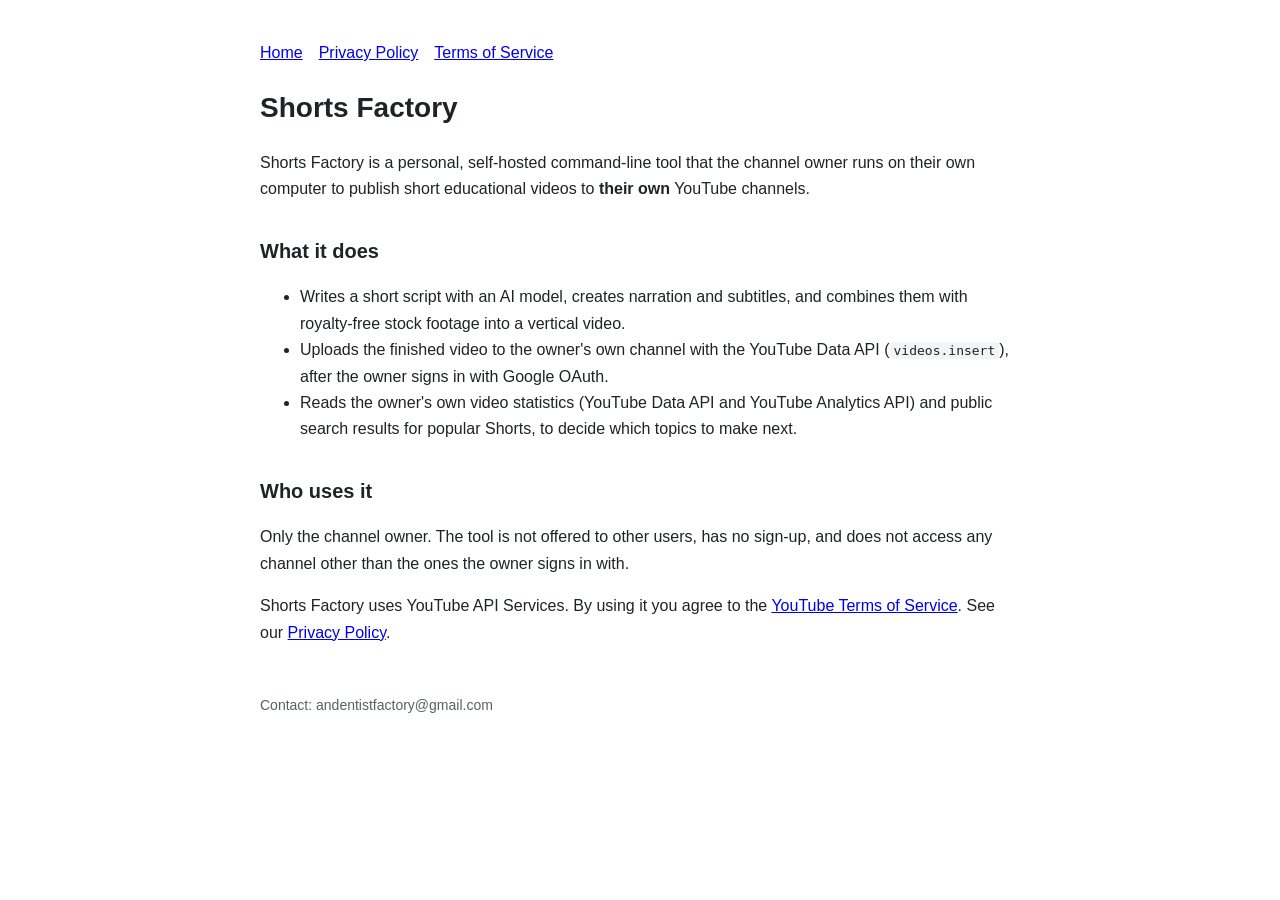
<file: index.html>
<!doctype html>
<html lang="en"><head><meta charset="utf-8"><meta name="viewport" content="width=device-width, initial-scale=1">
<title>Shorts Factory</title><link rel="stylesheet" href="style.css"></head>
<body>
<nav><a href="index.html">Home</a><a href="privacy.html">Privacy Policy</a><a href="terms.html">Terms of Service</a></nav>
<h1>Shorts Factory</h1>
<p>Shorts Factory is a personal, self-hosted command-line tool that the channel owner runs on their own computer to publish short educational videos to <strong>their own</strong> YouTube channels.</p>
<h2>What it does</h2>
<ul>
  <li>Writes a short script with an AI model, creates narration and subtitles, and combines them with royalty-free stock footage into a vertical video.</li>
  <li>Uploads the finished video to the owner's own channel with the YouTube Data API (<code>videos.insert</code>), after the owner signs in with Google OAuth.</li>
  <li>Reads the owner's own video statistics (YouTube Data API and YouTube Analytics API) and public search results for popular Shorts, to decide which topics to make next.</li>
</ul>
<h2>Who uses it</h2>
<p>Only the channel owner. The tool is not offered to other users, has no sign-up, and does not access any channel other than the ones the owner signs in with.</p>
<p>Shorts Factory uses YouTube API Services. By using it you agree to the <a href="https://www.youtube.com/t/terms">YouTube Terms of Service</a>. See our <a href="privacy.html">Privacy Policy</a>.</p>
<footer>Contact: <span>andentistfactory@gmail.com</span></footer>
</body></html>
</file>
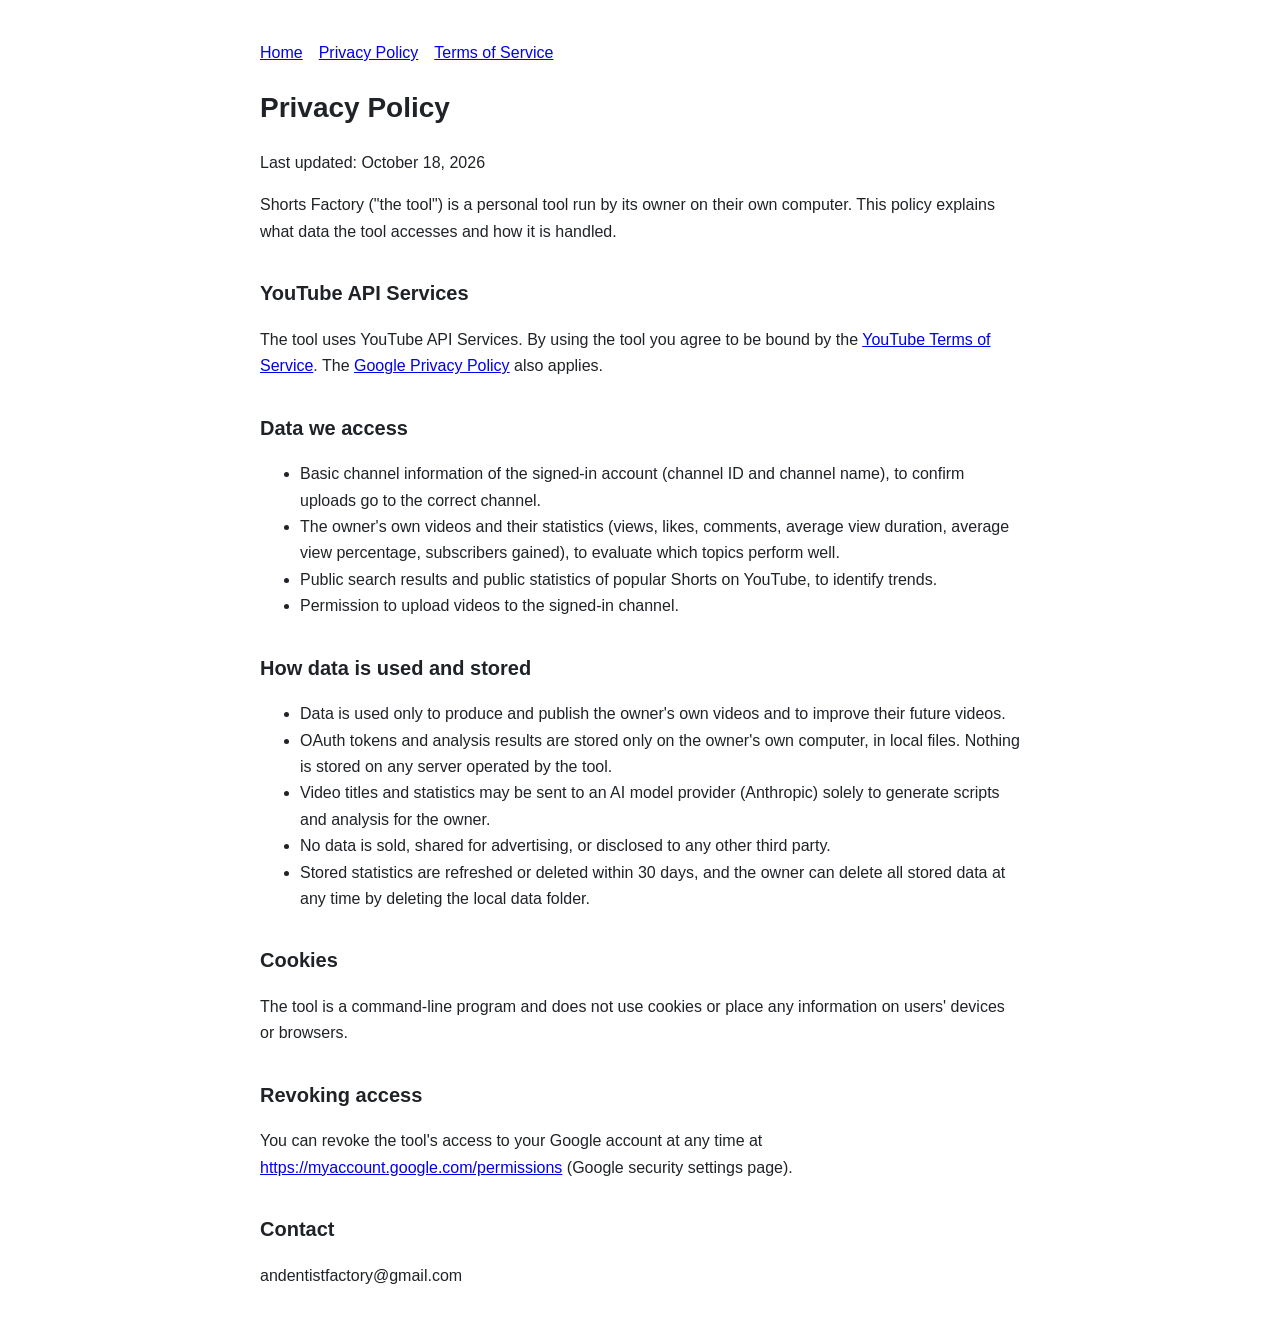
<file: privacy.html>
<!doctype html>
<html lang="en"><head><meta charset="utf-8"><meta name="viewport" content="width=device-width, initial-scale=1">
<title>Privacy Policy</title><link rel="stylesheet" href="style.css"></head>
<body>
<nav><a href="index.html">Home</a><a href="privacy.html">Privacy Policy</a><a href="terms.html">Terms of Service</a></nav>
<h1>Privacy Policy</h1>
<p>Last updated: October 18, 2026</p>
<p>Shorts Factory ("the tool") is a personal tool run by its owner on their own computer. This policy explains what data the tool accesses and how it is handled.</p>

<h2>YouTube API Services</h2>
<p>The tool uses YouTube API Services. By using the tool you agree to be bound by the <a href="https://www.youtube.com/t/terms">YouTube Terms of Service</a>. The <a href="https://policies.google.com/privacy">Google Privacy Policy</a> also applies.</p>

<h2>Data we access</h2>
<ul>
  <li>Basic channel information of the signed-in account (channel ID and channel name), to confirm uploads go to the correct channel.</li>
  <li>The owner's own videos and their statistics (views, likes, comments, average view duration, average view percentage, subscribers gained), to evaluate which topics perform well.</li>
  <li>Public search results and public statistics of popular Shorts on YouTube, to identify trends.</li>
  <li>Permission to upload videos to the signed-in channel.</li>
</ul>

<h2>How data is used and stored</h2>
<ul>
  <li>Data is used only to produce and publish the owner's own videos and to improve their future videos.</li>
  <li>OAuth tokens and analysis results are stored only on the owner's own computer, in local files. Nothing is stored on any server operated by the tool.</li>
  <li>Video titles and statistics may be sent to an AI model provider (Anthropic) solely to generate scripts and analysis for the owner.</li>
  <li>No data is sold, shared for advertising, or disclosed to any other third party.</li>
  <li>Stored statistics are refreshed or deleted within 30 days, and the owner can delete all stored data at any time by deleting the local data folder.</li>
</ul>

<h2>Cookies</h2>
<p>The tool is a command-line program and does not use cookies or place any information on users' devices or browsers.</p>

<h2>Revoking access</h2>
<p>You can revoke the tool's access to your Google account at any time at <a href="https://myaccount.google.com/permissions">https://myaccount.google.com/permissions</a> (Google security settings page).</p>

<h2>Contact</h2>
<p>andentistfactory@gmail.com</p>
</body></html>
</file>
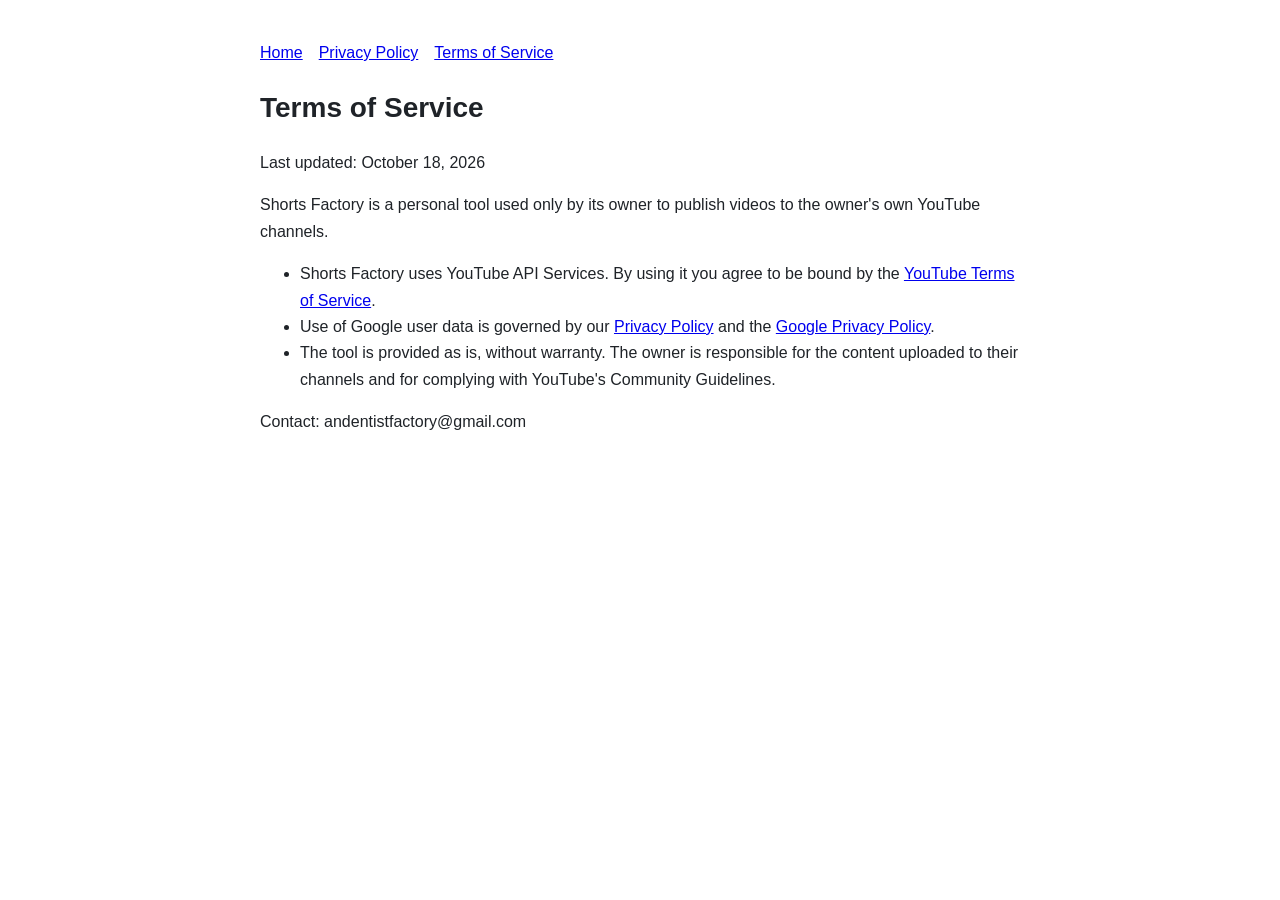
<file: terms.html>
<!doctype html>
<html lang="en"><head><meta charset="utf-8"><meta name="viewport" content="width=device-width, initial-scale=1">
<title>Terms of Service</title><link rel="stylesheet" href="style.css"></head>
<body>
<nav><a href="index.html">Home</a><a href="privacy.html">Privacy Policy</a><a href="terms.html">Terms of Service</a></nav>
<h1>Terms of Service</h1>
<p>Last updated: October 18, 2026</p>
<p>Shorts Factory is a personal tool used only by its owner to publish videos to the owner's own YouTube channels.</p>
<ul>
  <li>Shorts Factory uses YouTube API Services. By using it you agree to be bound by the <a href="https://www.youtube.com/t/terms">YouTube Terms of Service</a>.</li>
  <li>Use of Google user data is governed by our <a href="privacy.html">Privacy Policy</a> and the <a href="https://policies.google.com/privacy">Google Privacy Policy</a>.</li>
  <li>The tool is provided as is, without warranty. The owner is responsible for the content uploaded to their channels and for complying with YouTube's Community Guidelines.</li>
</ul>
<p>Contact: andentistfactory@gmail.com</p>
</body></html>
</file>
<file: style.css>
body { font-family: -apple-system, "Segoe UI", "Noto Sans KR", sans-serif; max-width: 760px; margin: 40px auto; padding: 0 16px; line-height: 1.65; color: #1f2328; background: #fff; }
h1 { font-size: 28px; } h2 { font-size: 20px; margin-top: 32px; }
nav a { margin-right: 16px; } footer { margin-top: 48px; font-size: 14px; color: #57606a; }
code { background: #f3f4f6; padding: 1px 4px; border-radius: 4px; }
</file>
